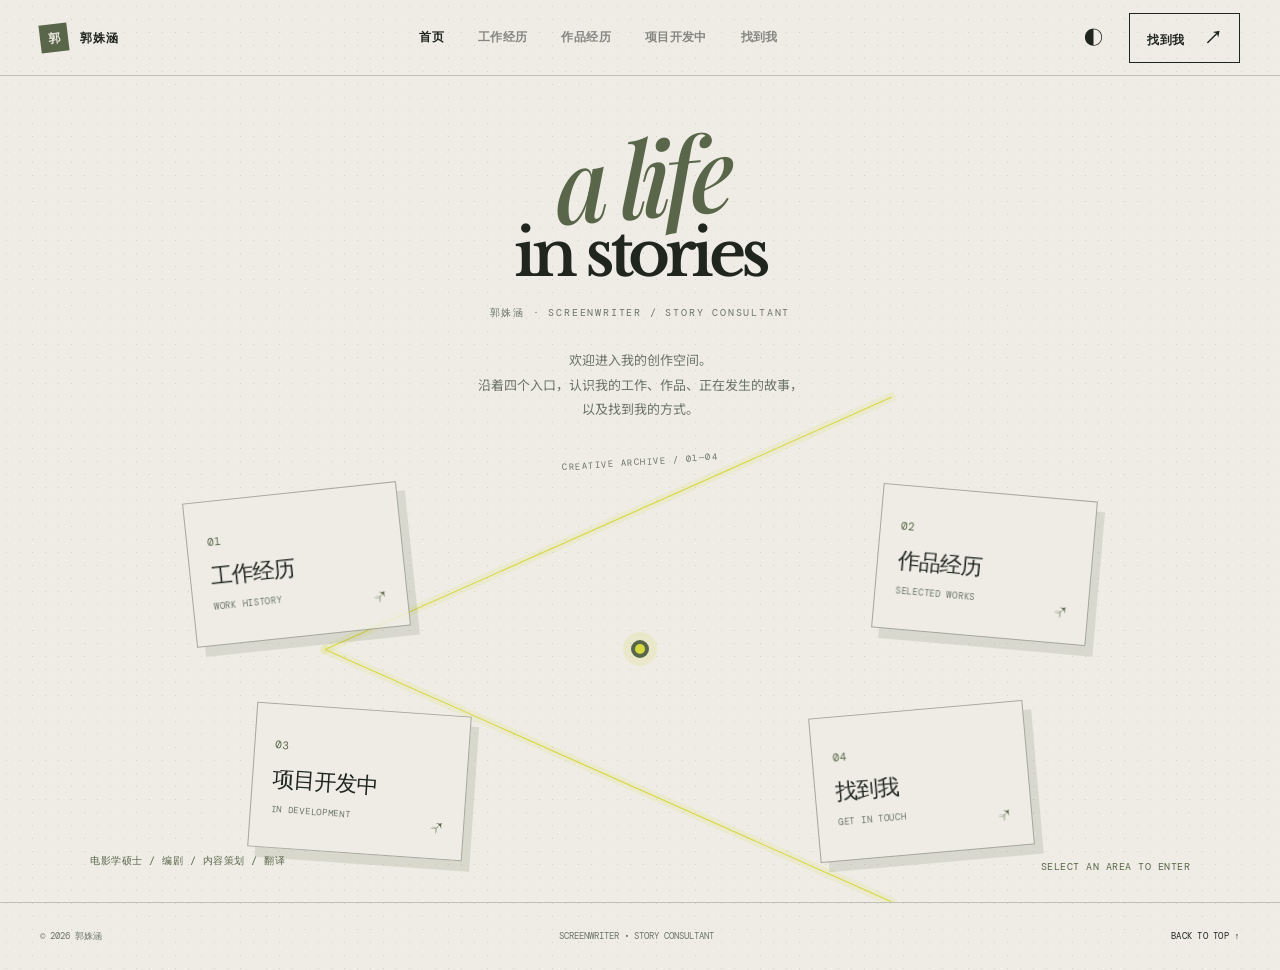
<file: index.html>
<!doctype html>
<html lang="zh-CN">
  <head>
    <meta charset="UTF-8" />
    <meta name="viewport" content="width=device-width, initial-scale=1.0" />
    <meta name="description" content="郭姝涵的影视编剧与策划作品简历" />
    <title>郭姝涵 | 影视编剧</title>
    <link rel="preconnect" href="https://fonts.googleapis.com" />
    <link rel="preconnect" href="https://fonts.gstatic.com" crossorigin />
    <link href="https://fonts.googleapis.com/css2?family=DM+Mono:wght@400;500&family=Manrope:wght@400;500;600;700;800&family=Noto+Sans+SC:wght@400;500;700;900&display=swap" rel="stylesheet" />
    <link rel="stylesheet" href="styles.css" />
    <script src="script.js" defer></script>
      <link href="https://fonts.googleapis.com/css2?family=DM+Mono:wght@400;500&family=Libre+Baskerville:ital,wght@0,400;0,700;1,400&family=Playfair+Display:ital,wght@0,500;0,600;1,500;1,600&display=swap" rel="stylesheet" />
      <style>
        :root {
          --ink: #20251e;
          --paper: #eeece4;
          --muted: #6d7468;
          --line: rgba(32, 37, 30, .22);
          --lime: #d5d83f;
          --red: #d9b4a4;
          --blue: #b5c3a2;
          --collage-green: #59664a;
          --serif: 'Libre Baskerville', Georgia, serif;
        }

        body {
          background-color: var(--paper);
          background-image: radial-gradient(rgba(32, 37, 30, .12) .65px, transparent .65px), radial-gradient(rgba(255, 255, 255, .62) .7px, transparent .7px);
          background-position: 0 0, 7px 8px;
          background-size: 13px 13px, 17px 17px;
          font-family: 'Noto Sans SC', sans-serif;
        }

        .page-shell { overflow: hidden; }
        .site-header { height: 76px; border-bottom: 1px solid var(--line); }
        .brand { font-family: var(--serif); letter-spacing: .08em; }
        .brand span { background: var(--collage-green); color: var(--paper); border-radius: 0; transform: rotate(-7deg); }
        .nav-link, .header-contact, .text-link, .social-links a, .site-footer a { font-family: 'DM Mono', monospace; letter-spacing: .03em; }
        .header-contact { border-radius: 0; border-color: var(--ink); }
        .hero { position: relative; min-height: 790px; padding-top: 84px; padding-bottom: 95px; }
        .hero::before { content: 'A LIFE IN STORIES'; position: absolute; top: 29px; right: 5%; color: var(--collage-green); font: italic 14px 'Playfair Display', serif; transform: rotate(-6deg); }
        .hero-copy { position: relative; z-index: 2; }
        .eyebrow { color: var(--collage-green); font-weight: 500; }
        .status-dot { background: var(--lime); box-shadow: 0 0 0 4px rgba(213, 216, 63, .24); }
        h1, h2 { font-family: var(--serif); letter-spacing: -.06em; }
        h1 { max-width: 680px; font-size: clamp(54px, 7.2vw, 108px); line-height: .95; }
        h1 em, h2 em { color: var(--collage-green); font-family: 'Playfair Display', var(--serif); font-weight: 500; }
        .hero-intro { max-width: 580px; color: #596057; }
        .button-dark { border-radius: 0; background: var(--collage-green); box-shadow: 7px 7px 0 var(--lime); }
        .button-dark:hover { background: var(--ink); }
        .hero-meta { border-top: 1px solid var(--line); padding-top: 14px; }
        .hero-visual { min-height: 540px; position: relative; }
        .portrait-frame { position: absolute; inset: 23px 5% 30px 7%; border: 0; border-radius: 0; transform: rotate(3deg); box-shadow: 14px 18px 0 rgba(89, 102, 74, .28); background: var(--collage-green); padding: 14px; }
        .portrait-frame::before { content: '郭姝涵 / SCREENWRITER'; position: absolute; top: -25px; left: 12px; color: var(--collage-green); font: 11px 'DM Mono', monospace; letter-spacing: .08em; transform: rotate(-4deg); }
        .portrait-frame img { filter: saturate(.55) sepia(.12) contrast(1.05); }
        .portrait-caption { color: var(--lime); font-family: 'Playfair Display', serif; font-style: italic; }
        .orbit { border-color: var(--lime); }
        .floating-note { background: var(--lime); color: var(--ink); border-radius: 0; transform: rotate(-9deg); box-shadow: 5px 6px 0 rgba(32, 37, 30, .18); }
        .marquee-band { background: var(--collage-green); color: var(--paper); border: 0; transform: rotate(-1.2deg) scale(1.03); }
        .marquee-track { letter-spacing: .16em; }
        .content-section { padding-top: 145px; padding-bottom: 145px; }
        .section-heading h2, .contact-section h2 { font-family: var(--serif); letter-spacing: -.06em; }
        .section-heading h2 { color: var(--ink); }
        .section-heading h2 em { color: var(--collage-green); }
        .timeline { border-top: 1px solid var(--line); }
        .timeline-item { border-bottom: 1px solid var(--line); }
        .timeline-item:hover { background: rgba(213, 216, 63, .16); }
        .timeline-year { color: var(--collage-green); font-family: 'DM Mono', monospace; }
        .timeline-item h3 { font-family: var(--serif); }
        .timeline-item h3 span { color: var(--collage-green); font-family: 'DM Mono', monospace; }
        .tag-row span, .filter-button { border-radius: 0; border-color: var(--line); }
        .filter-button.is-active, .filter-button:hover { background: var(--lime); color: var(--ink); border-color: var(--lime); }
        .project-grid { gap: 30px 24px; }
        .project-card { border-radius: 0; background: rgba(255,255,255,.28); border: 1px solid var(--line); box-shadow: 5px 6px 0 rgba(89, 102, 74, .14); }
        .project-card:nth-child(2n) { transform: rotate(-1.1deg); }
        .project-card:nth-child(3n) { transform: rotate(.8deg); }
        .project-card:hover { transform: translateY(-7px) rotate(0); box-shadow: 8px 11px 0 rgba(89, 102, 74, .22); }
        .project-image { border-radius: 0; filter: saturate(.72); }
        .project-image.poster-image { position: relative; overflow: hidden; background: #8ec8dd; }
        .project-image.poster-image img { display: block; width: 100%; height: 100%; object-fit: cover; filter: saturate(.9) contrast(1.02); }
        .project-image.poster-image > span { z-index: 1; color: #173d54; text-shadow: 0 1px 2px rgba(255,255,255,.45); }
        .image-green { background: #798468; }
        .image-red { background: #bd806e; }
        .image-blue { background: #869a91; }
        .mock-window, .type-poster, .phone-mock { border-radius: 0; }
        .mock-window strong, .type-poster, .phone-mock strong { font-family: var(--serif); }
        .project-info h3 { font-family: var(--serif); }
        .arrow-button { border-radius: 0; }
        .contact-section { background: var(--lime); background-image: radial-gradient(rgba(32, 37, 30, .12) .7px, transparent .7px); background-size: 12px 12px; }
        .contact-section h2 { color: var(--ink); }
        .contact-section h2 em { color: var(--collage-green); }
        .contact-email { border-bottom: 2px solid var(--collage-green); }
        .contact-email a { color: inherit; text-decoration: none; }
        .contact-stamp { color: var(--collage-green); font-family: 'Playfair Display', serif; }
        .site-footer { border-top: 1px solid var(--line); }

        .space-home { position: relative; min-height: 790px; max-width: 1440px; margin: 0 auto; padding: 58px 40px 24px; overflow: hidden; }
        .space-intro { position: relative; z-index: 4; max-width: 330px; margin: 28px auto 0; color: var(--muted); text-align: center; font: 13px/1.9 'Noto Sans SC', sans-serif; }
        .space-map { position: relative; max-width: 1050px; height: 420px; margin: 12px auto 0; }
        .space-map::before { content: 'CREATIVE ARCHIVE / 01—04'; position: absolute; top: 22px; left: 50%; color: var(--muted); font: 9px 'DM Mono', monospace; letter-spacing: .17em; transform: translateX(-50%) rotate(-4deg); }
        .space-node { position: absolute; z-index: 3; display: flex; flex-direction: column; justify-content: center; width: 215px; height: 145px; padding: 20px; color: var(--ink); text-decoration: none; background: rgba(238,236,228,.84); border: 1px solid rgba(32,37,30,.35); box-shadow: 8px 10px 0 rgba(89,102,74,.14); transition: transform .35s var(--ease), box-shadow .35s var(--ease), background .35s ease; }
        .space-node:hover { z-index: 5; background: var(--lime); box-shadow: 12px 15px 0 rgba(32,37,30,.18); transform: translateY(-9px) rotate(0deg) !important; }
        .space-node .node-number { color: var(--collage-green); font: 11px 'DM Mono', monospace; }
        .space-node b { margin-top: 13px; font: 22px var(--serif); letter-spacing: -.05em; }
        .space-node small { margin-top: 9px; color: var(--muted); font: 9px 'DM Mono', monospace; letter-spacing: .08em; }
        .space-node i { position: absolute; right: 20px; bottom: 20px; color: var(--collage-green); font: 20px 'Playfair Display', serif; font-style: normal; }
        .node-work { left: 7%; top: 58px; transform: rotate(-6deg); }
        .node-works { right: 7%; top: 58px; transform: rotate(5deg); }
        .node-development { left: 13%; bottom: 0; transform: rotate(4deg); }
        .node-contact { right: 13%; bottom: 0; transform: rotate(-5deg); }
        .map-thread { position: absolute; z-index: 1; height: 1px; background: var(--lime); transform-origin: left center; box-shadow: 0 0 0 4px rgba(213,216,63,.13); }
        .thread-one { width: 620px; left: 20%; top: 215px; transform: rotate(24deg); }
        .thread-two { width: 620px; left: 20%; top: 215px; transform: rotate(-24deg); }
        .map-dot { position: absolute; z-index: 2; top: 206px; left: calc(50% - 9px); width: 18px; height: 18px; background: var(--lime); border: 4px solid var(--collage-green); border-radius: 50%; box-shadow: 0 0 0 8px rgba(213,216,63,.15); }
        .space-home .portfolio-bottom { position: relative; z-index: 4; }
        .space-home + .marquee-band { margin-top: 0; }
        .content-section { min-height: 860px; scroll-margin-top: 76px; }
        .experience-section, .projects-section, .development-section { position: relative; }
        .experience-section::before, .projects-section::before, .development-section::before { content: '← BACK TO MAP'; position: absolute; top: 58px; right: max(40px, calc((100vw - 1200px) / 2)); color: var(--collage-green); font: 9px 'DM Mono', monospace; letter-spacing: .1em; }
        .experience-section::after, .projects-section::after, .development-section::after { content: ''; position: absolute; top: 72px; right: max(40px, calc((100vw - 1200px) / 2)); width: 55px; border-top: 1px solid var(--collage-green); transform: translateY(8px); }
        .development-section { background: rgba(181,195,162,.16); }
        .development-grid { display: grid; grid-template-columns: repeat(3, 1fr); gap: 22px; margin-top: 75px; }
        .development-card { position: relative; min-height: 220px; padding: 25px; border: 1px solid var(--line); background: rgba(238,236,228,.62); box-shadow: 6px 7px 0 rgba(89,102,74,.14); transition: transform .3s var(--ease), background .3s ease; }
        .development-card:nth-child(2n) { transform: rotate(1deg); }
        .development-card:nth-child(3n) { transform: rotate(-1deg); }
        .development-card:hover { background: var(--lime); transform: translateY(-7px) rotate(0); }
        .development-card > span, .development-card > b { color: var(--collage-green); font: 9px 'DM Mono', monospace; letter-spacing: .1em; }
        .development-card h3 { margin: 39px 0 12px; font: 25px var(--serif); letter-spacing: -.06em; }
        .development-card p { min-height: 40px; color: var(--muted); font-size: 13px; line-height: 1.7; }
        .development-card > b { position: absolute; left: 25px; bottom: 23px; }

        .portfolio-hero { position: relative; min-height: 930px; max-width: 1440px; margin: 0 auto; padding: 70px 40px 36px; overflow: hidden; }
        .portfolio-title { position: relative; z-index: 4; text-align: center; color: var(--collage-green); }
        .portfolio-title .script-word { display: block; font: italic 500 clamp(48px, 8vw, 104px)/.82 'Playfair Display', serif; letter-spacing: -.08em; transform: rotate(-5deg); }
        .portfolio-title strong { display: block; margin-top: 4px; color: var(--ink); font: 600 clamp(34px, 5vw, 70px)/1 var(--serif); letter-spacing: -.08em; }
        .portfolio-title small { display: block; margin-top: 20px; color: var(--muted); font: 10px 'DM Mono', monospace; letter-spacing: .18em; }
        .portfolio-stage { position: relative; max-width: 1050px; height: 650px; margin: 42px auto 0; }
        .stage-image { position: absolute; left: 16%; right: 16%; top: 105px; bottom: 20px; overflow: hidden; box-shadow: 0 15px 0 rgba(89, 102, 74, .18); transform: rotate(-1deg); }
        .stage-image::after { content: ''; position: absolute; inset: 0; background: linear-gradient(180deg, rgba(32,37,30,.03), rgba(32,37,30,.28)); mix-blend-mode: multiply; }
        .stage-image img { width: 100%; height: 100%; object-fit: cover; filter: saturate(.58) sepia(.12); }
        .stage-name { position: absolute; z-index: 1; right: 25px; bottom: 18px; color: var(--lime); font: italic 16px/1.05 'Playfair Display', serif; letter-spacing: .12em; text-align: right; }
        .film-card { position: absolute; z-index: 3; width: 180px; padding: 7px 7px 10px; background: var(--paper); box-shadow: 4px 7px 0 rgba(32,37,30,.2); color: var(--ink); }
        .film-card img { display: block; width: 100%; height: 105px; object-fit: cover; filter: saturate(.58) contrast(1.05); }
        .film-card b { display: inline-block; margin: 9px 3px 0; font: 13px var(--serif); }
        .film-card span { float: right; margin: 9px 3px 0; color: var(--collage-green); font: 11px 'DM Mono', monospace; }
        .card-one { left: 2%; top: 195px; transform: rotate(-7deg); }
        .card-two { right: 2%; top: 190px; transform: rotate(6deg); }
        .card-three { left: 7%; bottom: 6px; transform: rotate(4deg); }
        .card-four { right: 7%; bottom: 0; transform: rotate(-5deg); }
        .hero-thread { position: absolute; z-index: 2; left: 49%; top: 300px; width: 2px; height: 330px; background: var(--lime); transform: rotate(38deg); transform-origin: top; box-shadow: 0 0 0 5px rgba(213,216,63,.15); }
        .hero-thread::before, .hero-thread::after { content: ''; position: absolute; width: 13px; height: 13px; border-radius: 50%; background: var(--lime); }
        .hero-thread::before { top: -6px; left: -5px; }
        .hero-thread::after { bottom: -6px; left: -5px; }
        .hero-orbit { position: absolute; z-index: 1; border: 1px solid rgba(213,216,63,.82); border-radius: 50%; pointer-events: none; }
        .orbit-a { width: 500px; height: 210px; left: 27%; top: 265px; transform: rotate(32deg); }
        .orbit-b { width: 700px; height: 350px; left: 15%; top: 220px; transform: rotate(-21deg); border-style: dashed; opacity: .5; }
        .portfolio-bottom { display: flex; align-items: center; justify-content: space-between; max-width: 1100px; margin: 0 auto; color: var(--collage-green); font: 10px 'DM Mono', monospace; letter-spacing: .05em; }
        .portfolio-bottom a { padding: 11px 17px; border: 1px solid var(--collage-green); color: var(--collage-green); text-decoration: none; }
        .portfolio-bottom a span { margin-left: 20px; font-size: 16px; }

        @media (max-width: 760px) {
          .space-home { min-height: 900px; padding: 52px 20px 28px; }
          .space-intro { font-size: 12px; }
          .space-map { height: 590px; margin-top: 25px; }
          .space-node { width: 155px; height: 155px; padding: 16px; }
          .space-node b { margin-top: 10px; font-size: 18px; }
          .space-node small { font-size: 7px; }
          .space-node i { right: 14px; bottom: 14px; }
          .node-work { left: 0; top: 95px; }
          .node-works { right: 0; top: 95px; }
          .node-development { left: 0; bottom: 35px; }
          .node-contact { right: 0; bottom: 35px; }
          .thread-one { width: 370px; left: 13%; top: 300px; transform: rotate(39deg); }
          .thread-two { width: 370px; left: 13%; top: 300px; transform: rotate(-39deg); }
          .map-dot { top: 291px; }
          .space-home .portfolio-bottom { font-size: 8px; }
          .space-home .portfolio-bottom span { display: none; }
          .experience-section::before, .projects-section::before, .development-section::before { top: 31px; right: 20px; }
          .experience-section::after, .projects-section::after, .development-section::after { top: 45px; right: 20px; }
          .development-grid { grid-template-columns: 1fr; margin-top: 45px; }
          .development-card:nth-child(2n), .development-card:nth-child(3n) { transform: none; }
          .portfolio-hero { min-height: 850px; padding: 48px 20px 28px; }
          .portfolio-title .script-word { font-size: 52px; }
          .portfolio-title strong { font-size: 40px; }
          .portfolio-title small { font-size: 8px; letter-spacing: .08em; }
          .portfolio-stage { height: 580px; margin-top: 28px; }
          .stage-image { left: 7%; right: 7%; top: 110px; bottom: 90px; }
          .film-card { width: 128px; padding: 5px 5px 7px; }
          .film-card img { height: 76px; }
          .film-card b { margin-top: 6px; font-size: 10px; }
          .film-card span { margin-top: 6px; font-size: 9px; }
          .card-one { left: 0; top: 145px; }
          .card-two { right: 0; top: 145px; }
          .card-three { left: 2%; bottom: 8px; }
          .card-four { right: 2%; bottom: 3px; }
          .hero-thread { top: 290px; height: 270px; }
          .orbit-a { width: 300px; height: 130px; left: 14%; top: 280px; }
          .orbit-b { width: 390px; height: 230px; left: 0; top: 240px; }
          .portfolio-bottom { font-size: 8px; gap: 10px; }
          .portfolio-bottom p:last-child { display: none; }
          .hero { padding-top: 62px; min-height: auto; }
          .hero::before { top: 18px; right: 20px; }
          h1 { font-size: 54px; }
          .hero-visual { min-height: 430px; }
          .portrait-frame { inset: 25px 8% 22px 8%; }
          .content-section { padding-top: 100px; padding-bottom: 100px; }
          .project-card:nth-child(2n), .project-card:nth-child(3n) { transform: none; }
          .project-card:hover { transform: translateY(-4px); }
        }
      </style>
  </head>
  <body>
    <div class="page-shell">
      <header class="site-header">
        <a class="brand" href="#home" aria-label="返回首页"><span>郭</span> 郭姝涵</a>
        <nav class="main-nav" aria-label="履历空间导航">
          <a class="nav-link is-active" href="#home">首页</a>
          <a class="nav-link" href="experience.html">工作经历</a>
          <a class="nav-link" href="works.html">作品经历</a>
          <a class="nav-link" href="development.html">项目开发中</a>
          <a class="nav-link" href="contact.html">找到我</a>
        </nav>
        <div class="header-actions">
          <button class="icon-button theme-toggle" type="button" aria-label="切换主题" title="切换主题">◐</button>
          <a class="header-contact" href="contact.html">找到我 <span>↗</span></a>
          <button class="menu-toggle" type="button" aria-label="打开菜单" aria-expanded="false">☰</button>
        </div>
      </header>

      <main id="top">
        <section class="space-home" id="home">
          <div class="portfolio-title reveal"><span class="script-word">a life</span><strong>in stories</strong><small>郭姝涵 · SCREENWRITER / STORY CONSULTANT</small></div>
          <p class="space-intro reveal">欢迎进入我的创作空间。<br />沿着四个入口，认识我的工作、作品、正在发生的故事，以及找到我的方式。</p>
          <div class="space-map reveal reveal-delay">
            <a class="space-node node-work" href="experience.html"><span class="node-number">01</span><b>工作经历</b><small>WORK HISTORY</small><i>↗</i></a>
            <a class="space-node node-works" href="works.html"><span class="node-number">02</span><b>作品经历</b><small>SELECTED WORKS</small><i>↗</i></a>
            <a class="space-node node-development" href="development.html"><span class="node-number">03</span><b>项目开发中</b><small>IN DEVELOPMENT</small><i>↗</i></a>
            <a class="space-node node-contact" href="contact.html"><span class="node-number">04</span><b>找到我</b><small>GET IN TOUCH</small><i>↗</i></a>
            <div class="map-thread thread-one"></div><div class="map-thread thread-two"></div><div class="map-dot"></div>
          </div>
          <div class="portfolio-bottom reveal"><p>电影学硕士 / 编剧 / 内容策划 / 翻译</p><span>SELECT AN AREA TO ENTER</span></div>
        </section>

      </main>
      <footer class="site-footer"><span>© 2026 郭姝涵</span><span>SCREENWRITER <b>·</b> STORY CONSULTANT</span><a href="#top">BACK TO TOP ↑</a></footer>
    </div>
    <div class="toast" role="status" aria-live="polite">邮箱已复制</div>
  </body>
</html>
</file>
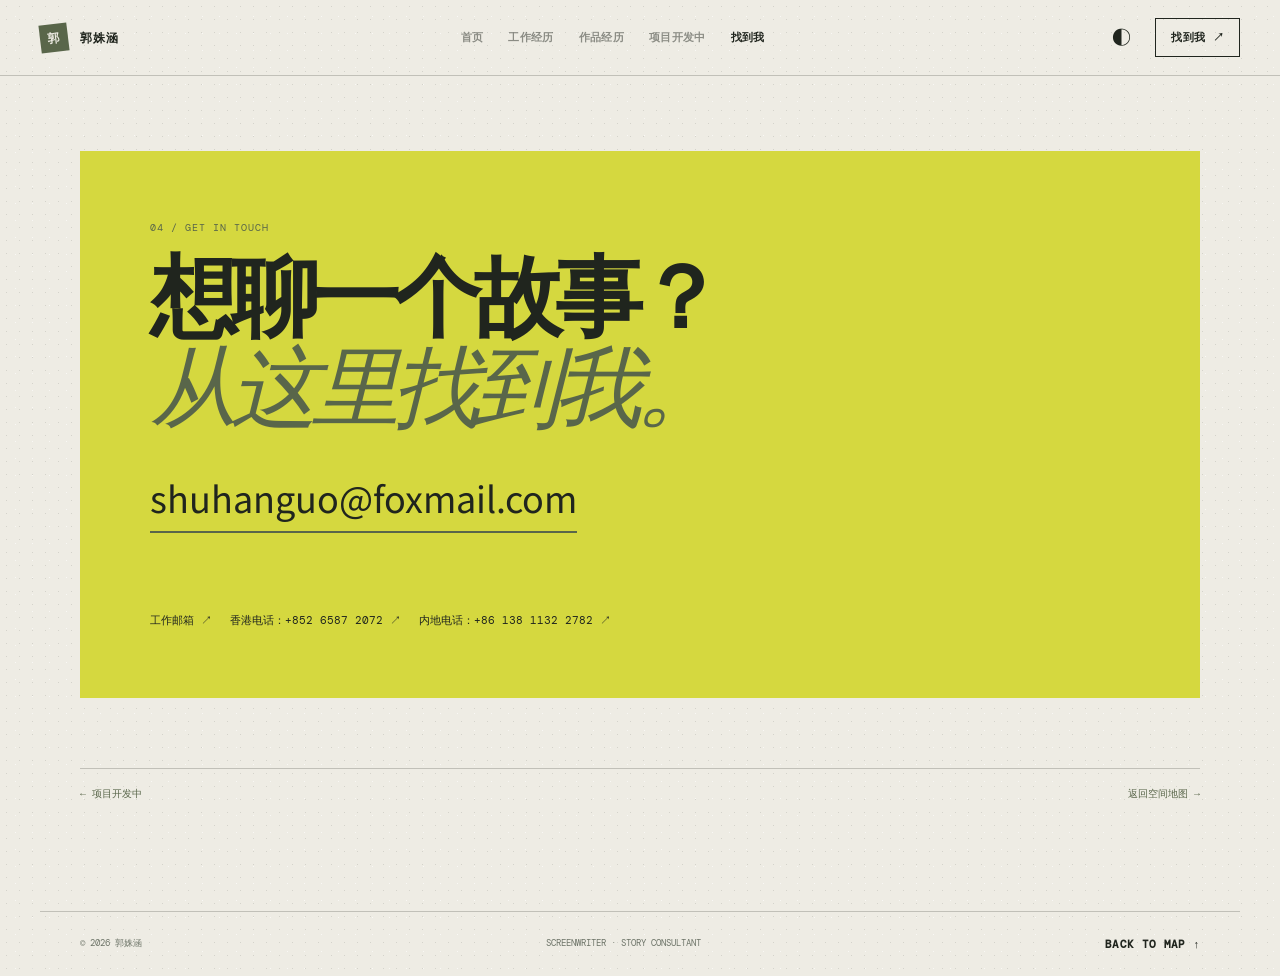
<file: contact.html>
<!doctype html>
<html lang="zh-CN">
<head><meta charset="UTF-8" /><meta name="viewport" content="width=device-width, initial-scale=1.0" /><title>找到我 | 郭姝涵</title><link rel="preconnect" href="https://fonts.googleapis.com" /><link rel="preconnect" href="https://fonts.gstatic.com" crossorigin /><link href="https://fonts.googleapis.com/css2?family=DM+Mono:wght@400;500&family=Libre+Baskerville:ital,wght@0,400;0,700;1,400&family=Noto+Sans+SC:wght@400;500;700&family=Playfair+Display:ital,wght@0,500;1,500&display=swap" rel="stylesheet" /><link rel="stylesheet" href="subpage.css" /><script src="script.js" defer></script></head>
<body class="detail-page"><div class="page-shell"><header class="site-header"><a class="brand" href="index.html"><span>郭</span> 郭姝涵</a><nav class="main-nav" aria-label="履历空间导航"><a class="nav-link" href="index.html">首页</a><a class="nav-link" href="experience.html">工作经历</a><a class="nav-link" href="works.html">作品经历</a><a class="nav-link" href="development.html">项目开发中</a><a class="nav-link is-active" href="contact.html">找到我</a></nav><div class="header-actions"><button class="icon-button theme-toggle" type="button" aria-label="切换主题">◐</button><a class="header-contact" href="contact.html">找到我 ↗</a><button class="menu-toggle" type="button" aria-label="打开菜单" aria-expanded="false">☰</button></div></header>
<main class="detail-main"><section class="contact-panel"><p class="eyebrow">04 / GET IN TOUCH</p><h1>想聊一个故事？<br /><em>从这里找到我。</em></h1><a class="contact-email" href="mailto:shuhanguo@foxmail.com">shuhanguo@foxmail.com</a><div class="contact-links"><a href="mailto:shuhanguo@foxmail.com">工作邮箱 ↗</a><a href="tel:+85265872072">香港电话：+852 6587 2072 ↗</a><a href="tel:+8613811322782">内地电话：+86 138 1132 2782 ↗</a></div></section><div class="page-switcher"><a href="development.html">← 项目开发中</a><a href="index.html">返回空间地图 →</a></div></main><footer class="site-footer"><span>© 2026 郭姝涵</span><span>SCREENWRITER · STORY CONSULTANT</span><a href="index.html">BACK TO MAP ↑</a></footer></div></body></html>
</file>
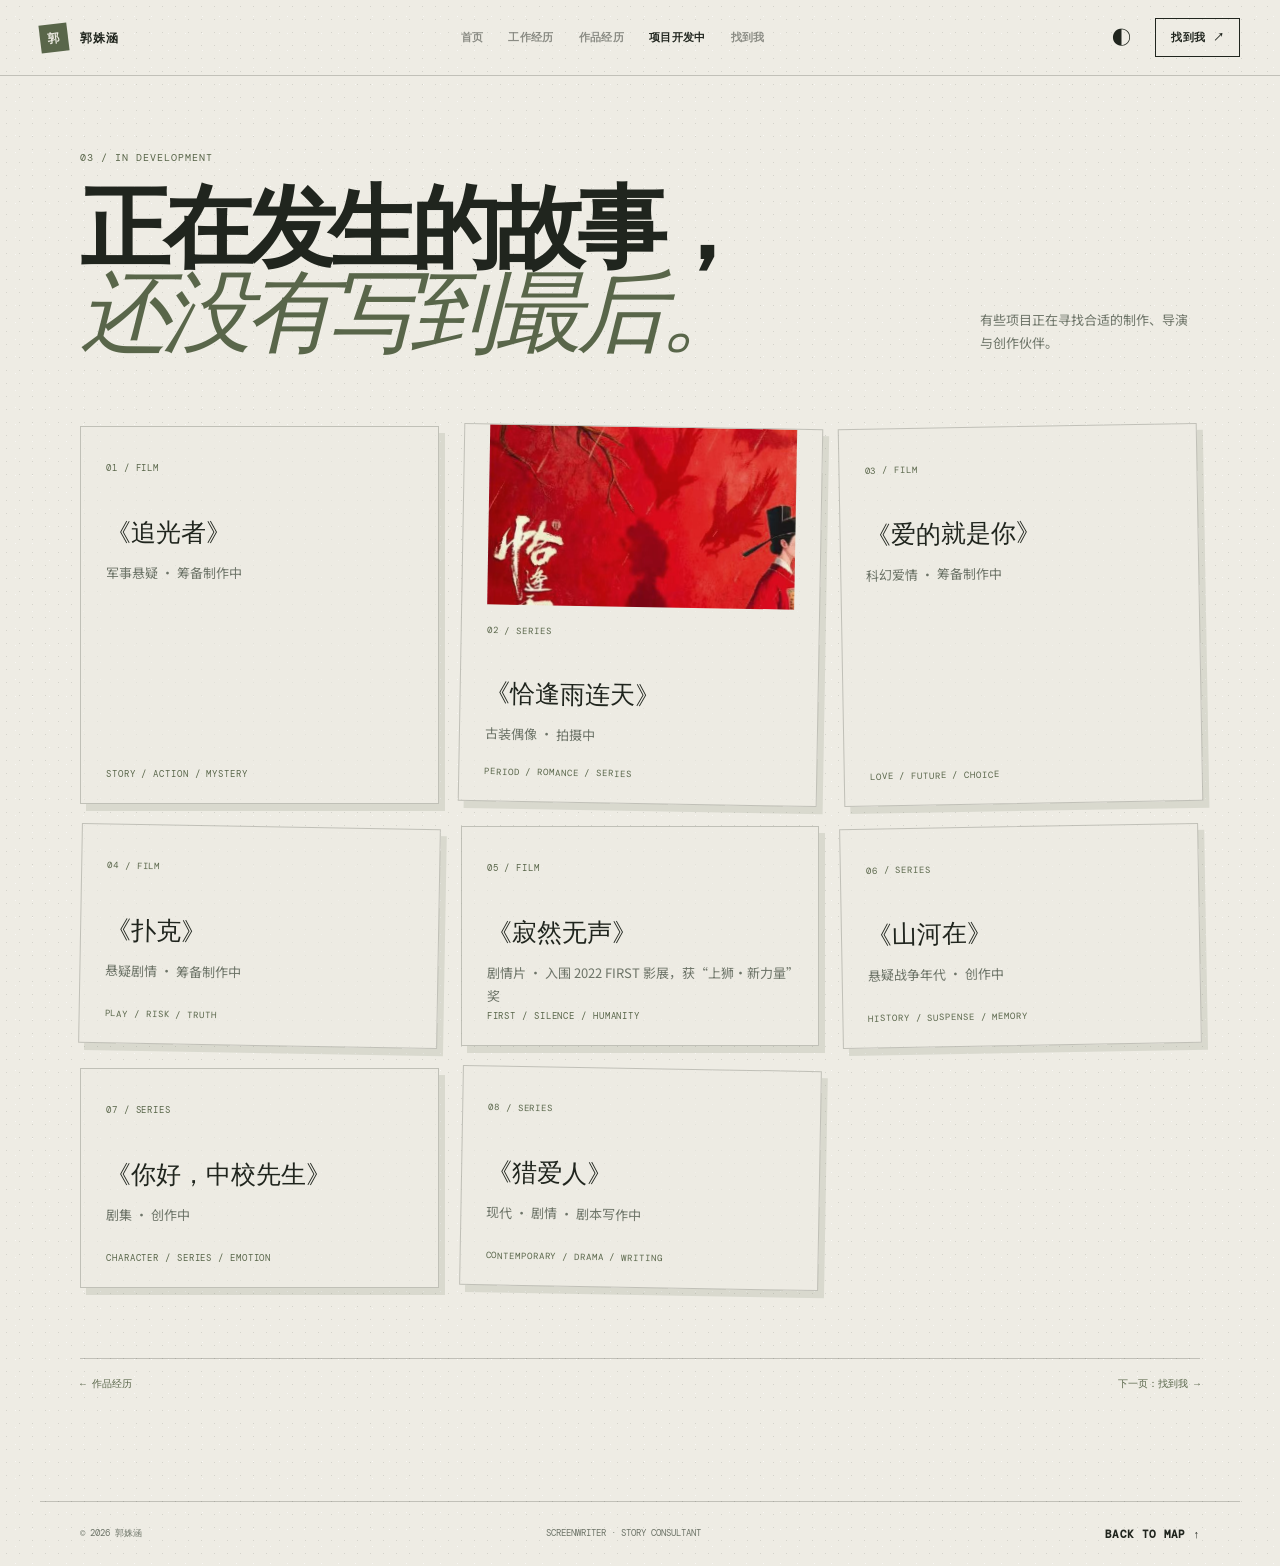
<file: development.html>
<!doctype html>
<html lang="zh-CN">
<head>
  <meta charset="UTF-8" />
  <meta name="viewport" content="width=device-width, initial-scale=1.0" />
  <title>项目开发中 | 郭姝涵</title>
  <link rel="preconnect" href="https://fonts.googleapis.com" />
  <link rel="preconnect" href="https://fonts.gstatic.com" crossorigin />
  <link href="https://fonts.googleapis.com/css2?family=DM+Mono:wght@400;500&family=Libre+Baskerville:ital,wght@0,400;0,700;1,400&family=Noto+Sans+SC:wght@400;500;700&display=swap" rel="stylesheet" />
  <link rel="stylesheet" href="subpage.css" />
  <style>.development-card-image{padding-top:0;overflow:hidden}.development-card-image img{display:block;width:100%;height:180px;object-fit:cover;filter:saturate(.82)}.development-card-image>span{display:block;margin-top:20px}</style>
  <script src="script.js" defer></script>
</head>
<body class="detail-page">
  <div class="page-shell">
    <header class="site-header"><a class="brand" href="index.html"><span>郭</span> 郭姝涵</a><nav class="main-nav" aria-label="履历空间导航"><a class="nav-link" href="index.html">首页</a><a class="nav-link" href="experience.html">工作经历</a><a class="nav-link" href="works.html">作品经历</a><a class="nav-link is-active" href="development.html">项目开发中</a><a class="nav-link" href="contact.html">找到我</a></nav><div class="header-actions"><button class="icon-button theme-toggle" type="button" aria-label="切换主题">◐</button><a class="header-contact" href="contact.html">找到我 ↗</a><button class="menu-toggle" type="button" aria-label="打开菜单" aria-expanded="false">☰</button></div></header>
    <main class="detail-main">
      <div class="detail-heading"><div><p class="eyebrow">03 / IN DEVELOPMENT</p><h1>正在发生的故事，<br /><em>还没有写到最后。</em></h1></div><p class="detail-note">有些项目正在寻找合适的制作、导演与创作伙伴。</p></div>
      <section class="development-grid">
        <article class="development-card"><span>01 / FILM</span><h2>《追光者》</h2><p>军事悬疑 · 筹备制作中</p><b>STORY / ACTION / MYSTERY</b></article>
        <article class="development-card development-card-image"><img src="989b257615e028baea2285926d477827.jpg" alt="《恰逢雨连天》海报" /><span>02 / SERIES</span><h2>《恰逢雨连天》</h2><p>古装偶像 · 拍摄中</p><b>PERIOD / ROMANCE / SERIES</b></article>
        <article class="development-card"><span>03 / FILM</span><h2>《爱的就是你》</h2><p>科幻爱情 · 筹备制作中</p><b>LOVE / FUTURE / CHOICE</b></article>
        <article class="development-card"><span>04 / FILM</span><h2>《扑克》</h2><p>悬疑剧情 · 筹备制作中</p><b>PLAY / RISK / TRUTH</b></article>
        <article class="development-card"><span>05 / FILM</span><h2>《寂然无声》</h2><p>剧情片 · 入围 2022 FIRST 影展，获“上狮·新力量”奖</p><b>FIRST / SILENCE / HUMANITY</b></article>
        <article class="development-card"><span>06 / SERIES</span><h2>《山河在》</h2><p>悬疑战争年代 · 创作中</p><b>HISTORY / SUSPENSE / MEMORY</b></article>
        <article class="development-card"><span>07 / SERIES</span><h2>《你好，中校先生》</h2><p>剧集 · 创作中</p><b>CHARACTER / SERIES / EMOTION</b></article>
        <article class="development-card"><span>08 / SERIES</span><h2>《猎爱人》</h2><p>现代 · 剧情 · 剧本写作中</p><b>CONTEMPORARY / DRAMA / WRITING</b></article>
      </section>
      <div class="page-switcher"><a href="works.html">← 作品经历</a><a href="contact.html">下一页：找到我 →</a></div>
    </main>
    <footer class="site-footer"><span>© 2026 郭姝涵</span><span>SCREENWRITER · STORY CONSULTANT</span><a href="index.html">BACK TO MAP ↑</a></footer>
  </div>
</body>
</html>
</file>
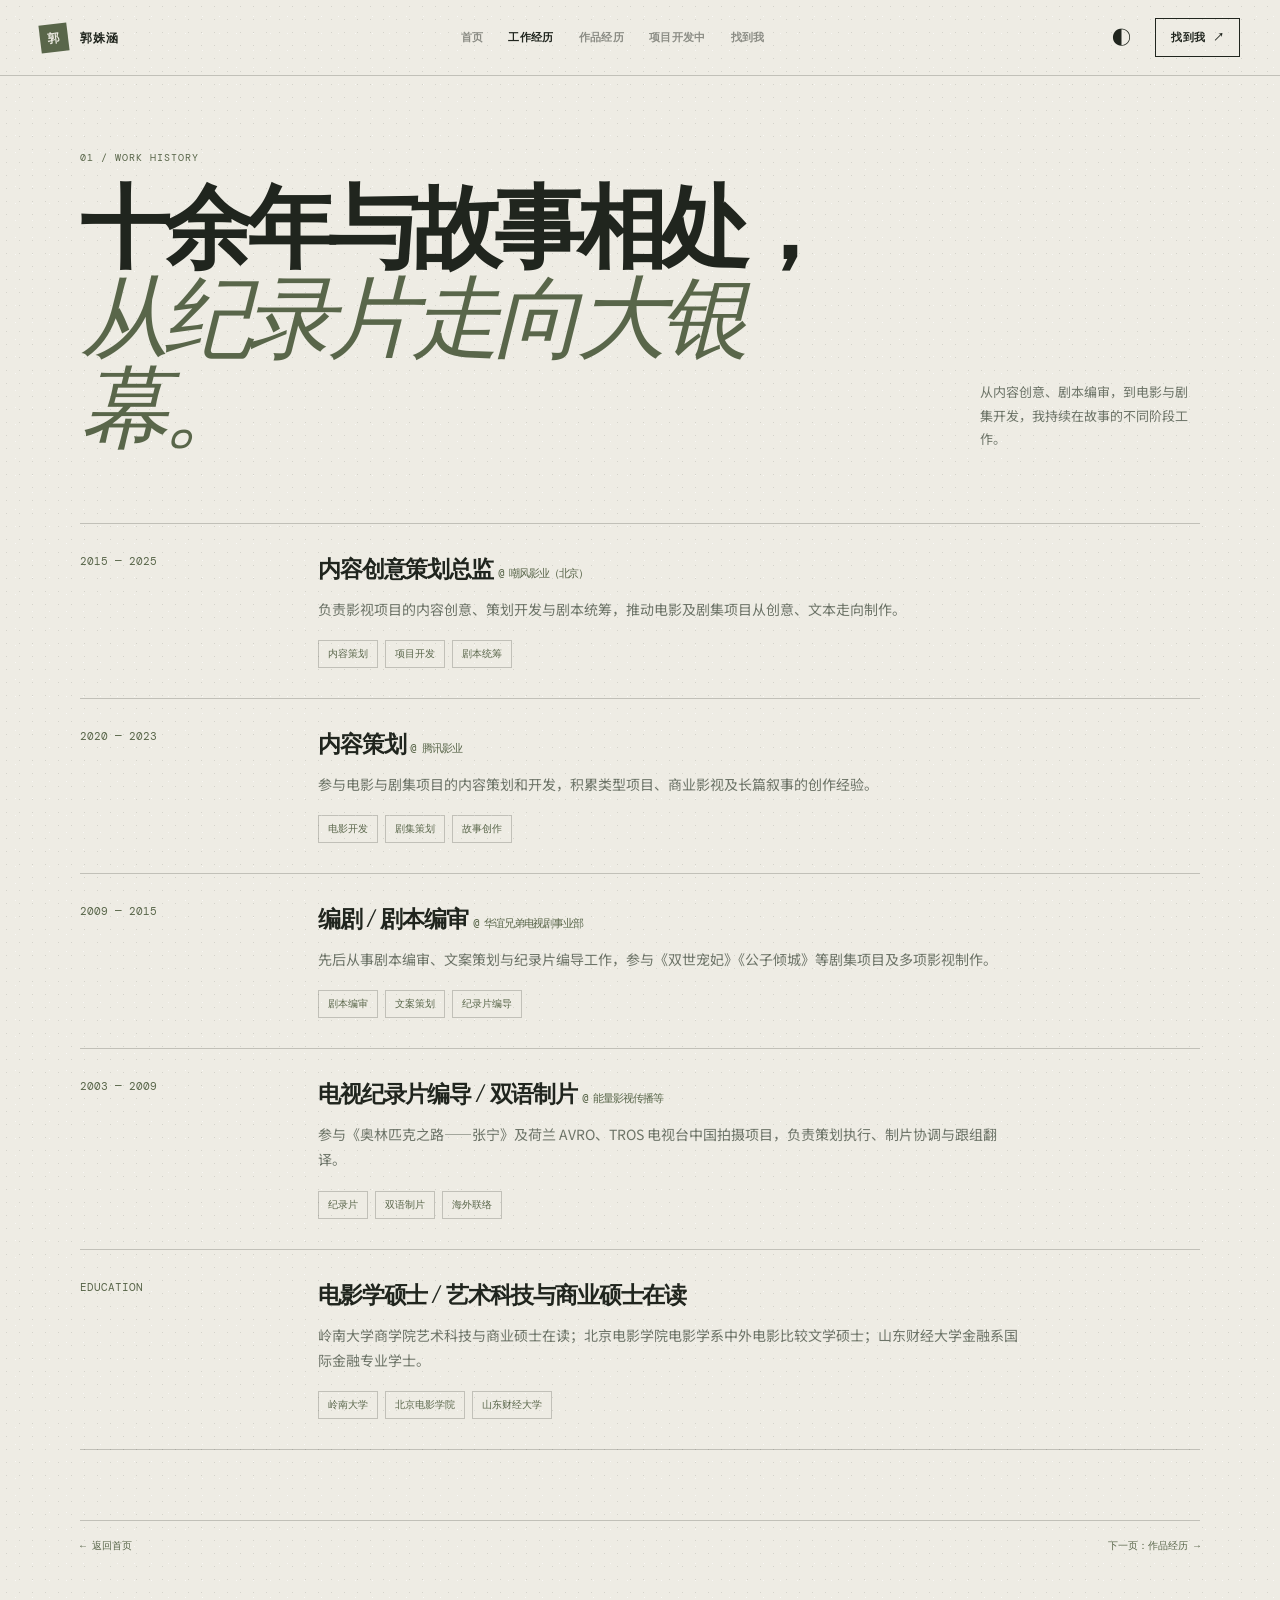
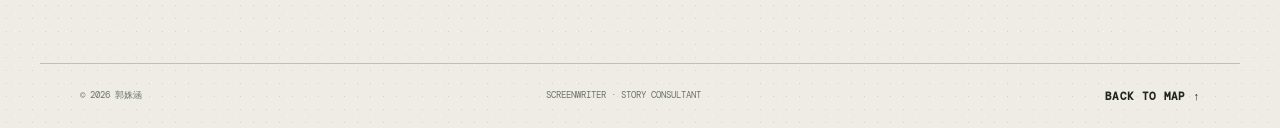
<file: experience.html>
<!doctype html>
<html lang="zh-CN">
<head>
  <meta charset="UTF-8" />
  <meta name="viewport" content="width=device-width, initial-scale=1.0" />
  <title>工作经历 | 郭姝涵</title>
  <link rel="preconnect" href="https://fonts.googleapis.com" />
  <link rel="preconnect" href="https://fonts.gstatic.com" crossorigin />
  <link href="https://fonts.googleapis.com/css2?family=DM+Mono:wght@400;500&family=Libre+Baskerville:ital,wght@0,400;0,700;1,400&family=Noto+Sans+SC:wght@400;500;700&family=Playfair+Display:ital,wght@0,500;1,500&display=swap" rel="stylesheet" />
  <link rel="stylesheet" href="subpage.css" />
  <script src="script.js" defer></script>
</head>
<body class="detail-page">
<div class="page-shell">
<header class="site-header"><a class="brand" href="index.html"><span>郭</span> 郭姝涵</a><nav class="main-nav" aria-label="履历空间导航"><a class="nav-link" href="index.html">首页</a><a class="nav-link is-active" href="experience.html">工作经历</a><a class="nav-link" href="works.html">作品经历</a><a class="nav-link" href="development.html">项目开发中</a><a class="nav-link" href="contact.html">找到我</a></nav><div class="header-actions"><button class="icon-button theme-toggle" type="button" aria-label="切换主题">◐</button><a class="header-contact" href="contact.html">找到我 ↗</a><button class="menu-toggle" type="button" aria-label="打开菜单" aria-expanded="false">☰</button></div></header>
<main class="detail-main"><div class="detail-heading"><div><p class="eyebrow">01 / WORK HISTORY</p><h1>十余年与故事相处，<br /><em>从纪录片走向大银幕。</em></h1></div><p class="detail-note">从内容创意、剧本编审，到电影与剧集开发，我持续在故事的不同阶段工作。</p></div>
<section class="timeline"><article class="timeline-item"><div class="timeline-year">2015 — 2025</div><div><h2>内容创意策划总监 <span>@ 嘲风影业（北京）</span></h2><p>负责影视项目的内容创意、策划开发与剧本统筹，推动电影及剧集项目从创意、文本走向制作。</p><div class="tag-row"><span>内容策划</span><span>项目开发</span><span>剧本统筹</span></div></div></article><article class="timeline-item"><div class="timeline-year">2020 — 2023</div><div><h2>内容策划 <span>@ 腾讯影业</span></h2><p>参与电影与剧集项目的内容策划和开发，积累类型项目、商业影视及长篇叙事的创作经验。</p><div class="tag-row"><span>电影开发</span><span>剧集策划</span><span>故事创作</span></div></div></article><article class="timeline-item"><div class="timeline-year">2009 — 2015</div><div><h2>编剧 / 剧本编审 <span>@ 华谊兄弟电视剧事业部</span></h2><p>先后从事剧本编审、文案策划与纪录片编导工作，参与《双世宠妃》《公子倾城》等剧集项目及多项影视制作。</p><div class="tag-row"><span>剧本编审</span><span>文案策划</span><span>纪录片编导</span></div></div></article><article class="timeline-item"><div class="timeline-year">2003 — 2009</div><div><h2>电视纪录片编导 / 双语制片 <span>@ 能量影视传播等</span></h2><p>参与《奥林匹克之路——张宁》及荷兰 AVRO、TROS 电视台中国拍摄项目，负责策划执行、制片协调与跟组翻译。</p><div class="tag-row"><span>纪录片</span><span>双语制片</span><span>海外联络</span></div></div></article><article class="timeline-item"><div class="timeline-year">EDUCATION</div><div><h2>电影学硕士 / 艺术科技与商业硕士在读</h2><p>岭南大学商学院艺术科技与商业硕士在读；北京电影学院电影学系中外电影比较文学硕士；山东财经大学金融系国际金融专业学士。</p><div class="tag-row"><span>岭南大学</span><span>北京电影学院</span><span>山东财经大学</span></div></div></article></section>
<div class="page-switcher"><a href="index.html">← 返回首页</a><a href="works.html">下一页：作品经历 →</a></div></main>
<footer class="site-footer"><span>© 2026 郭姝涵</span><span>SCREENWRITER · STORY CONSULTANT</span><a href="index.html">BACK TO MAP ↑</a></footer></div>
</body></html>
</file>
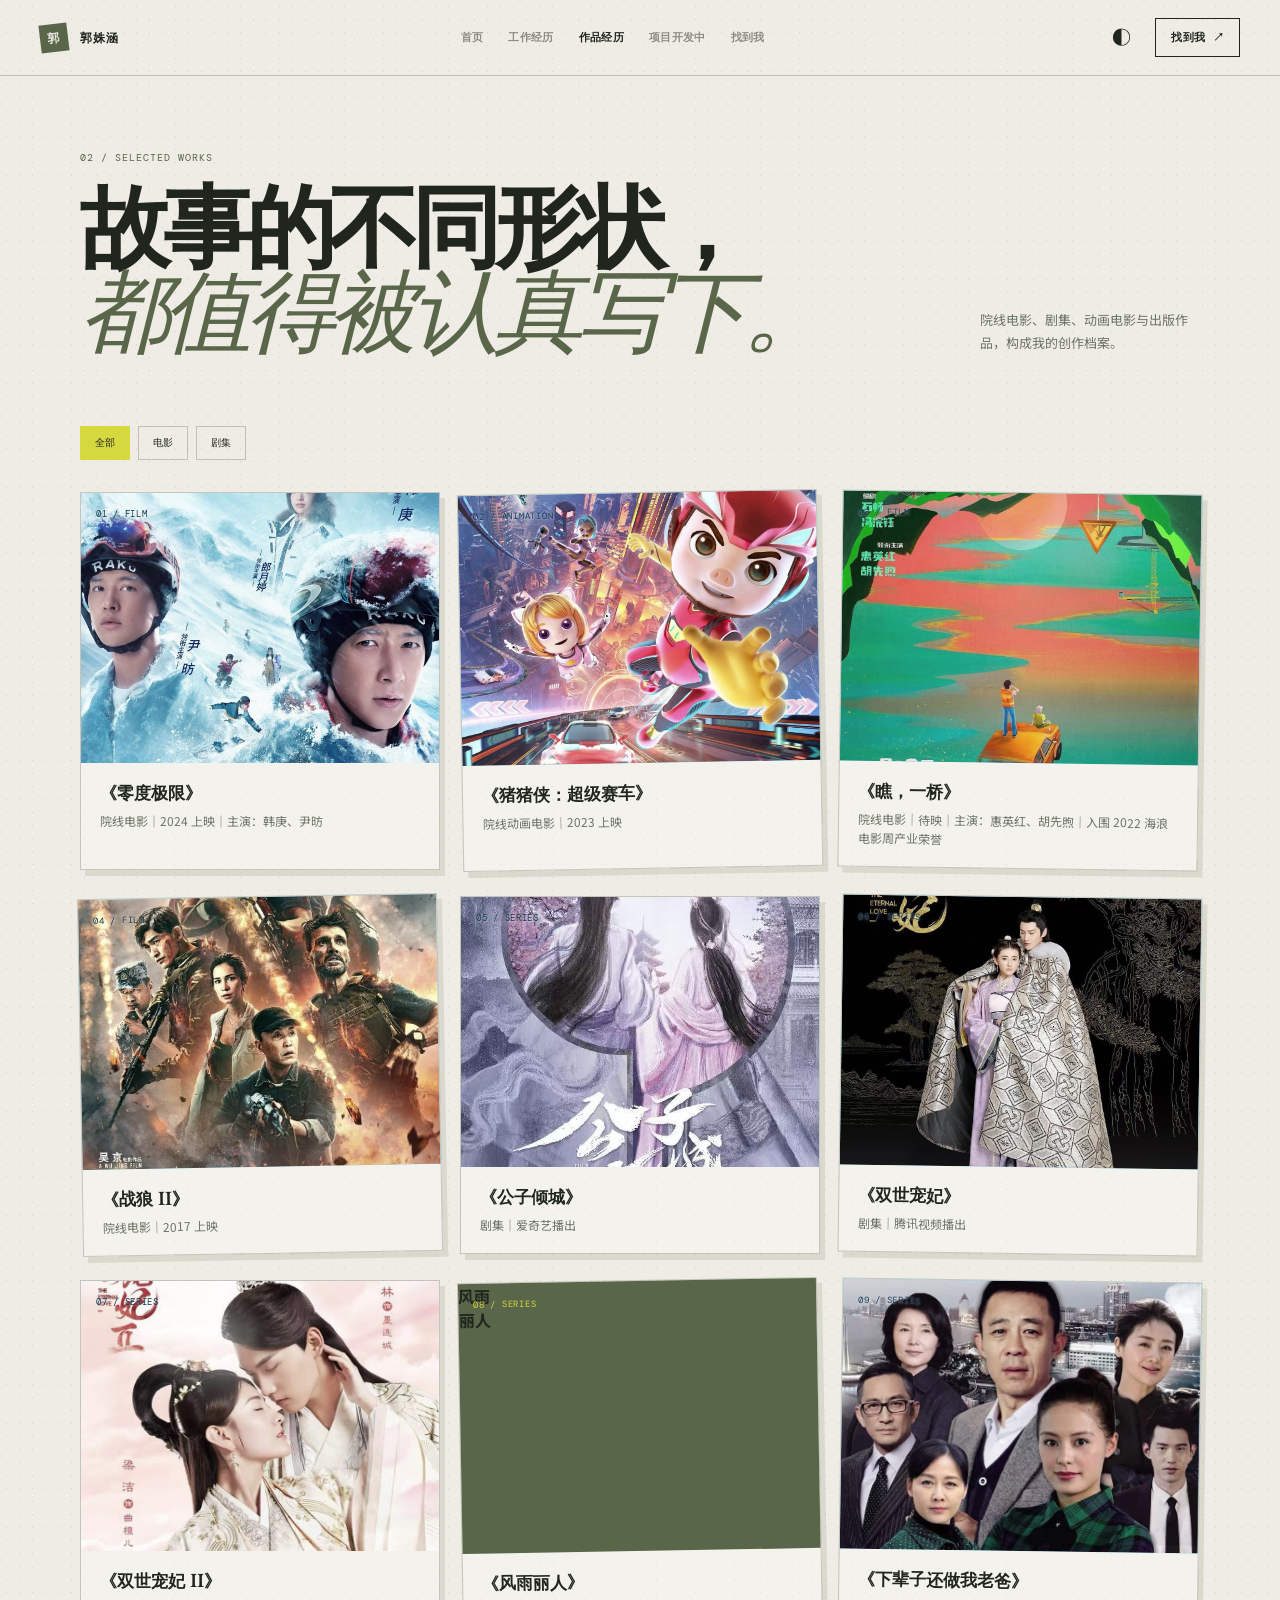
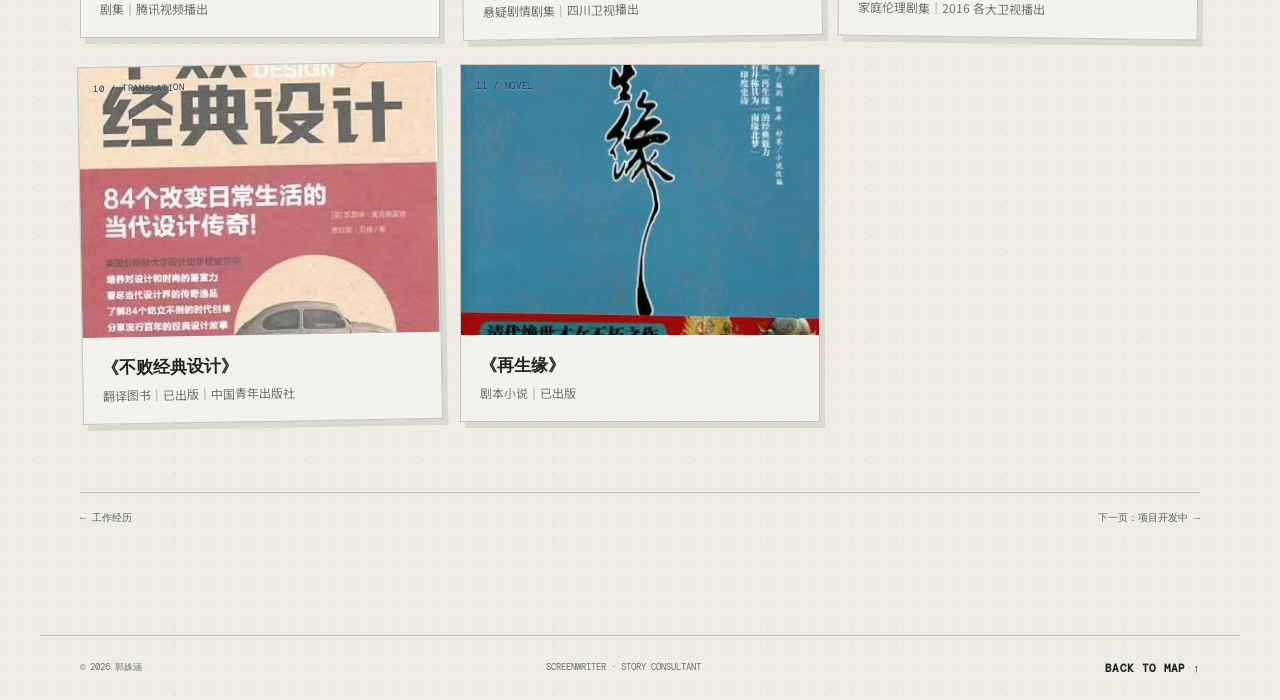
<file: works.html>
<!doctype html>
<html lang="zh-CN">
<head>
  <meta charset="UTF-8" />
  <meta name="viewport" content="width=device-width, initial-scale=1.0" />
  <title>作品经历 | 郭姝涵</title>
  <link rel="preconnect" href="https://fonts.googleapis.com" />
  <link rel="preconnect" href="https://fonts.gstatic.com" crossorigin />
  <link href="https://fonts.googleapis.com/css2?family=DM+Mono:wght@400;500&family=Libre+Baskerville:ital,wght@0,400;0,700;1,400&family=Noto+Sans+SC:wght@400;500;700&display=swap" rel="stylesheet" />
  <link rel="stylesheet" href="subpage.css" />
  <script src="script.js" defer></script>
</head>
<body class="detail-page">
  <div class="page-shell">
    <header class="site-header"><a class="brand" href="index.html"><span>郭</span> 郭姝涵</a><nav class="main-nav" aria-label="履历空间导航"><a class="nav-link" href="index.html">首页</a><a class="nav-link" href="experience.html">工作经历</a><a class="nav-link is-active" href="works.html">作品经历</a><a class="nav-link" href="development.html">项目开发中</a><a class="nav-link" href="contact.html">找到我</a></nav><div class="header-actions"><button class="icon-button theme-toggle" type="button" aria-label="切换主题">◐</button><a class="header-contact" href="contact.html">找到我 ↗</a><button class="menu-toggle" type="button" aria-label="打开菜单" aria-expanded="false">☰</button></div></header>
    <main class="detail-main">
      <div class="detail-heading"><div><p class="eyebrow">02 / SELECTED WORKS</p><h1>故事的不同形状，<br /><em>都值得被认真写下。</em></h1></div><p class="detail-note">院线电影、剧集、动画电影与出版作品，构成我的创作档案。</p></div>
      <div class="filter-bar" role="group" aria-label="筛选作品"><button class="filter-button is-active" data-filter="all">全部</button><button class="filter-button" data-filter="film">电影</button><button class="filter-button" data-filter="series">剧集</button></div>
      <section class="project-grid">
        <article class="project-card" data-category="film"><div class="project-image poster-image"><img src="微信图片_20260916130739_27_2.jpg" alt="电影《零度极限》海报" /><span>01 / FILM</span></div><div class="project-info"><div><h2>《零度极限》</h2><p>院线电影｜2024 上映｜主演：韩庚、尹昉</p></div></div></article>
        <article class="project-card" data-category="film"><div class="project-image poster-image"><img src="微信图片_20260916130740_28_2.jpg" alt="电影《猪猪侠：超级赛车》海报" /><span>02 / ANIMATION</span></div><div class="project-info"><div><h2>《猪猪侠：超级赛车》</h2><p>院线动画电影｜2023 上映</p></div></div></article>
        <article class="project-card" data-category="film"><div class="project-image poster-image"><img src="微信图片_20260916130741_29_2.jpg" alt="电影《瞧，一桥》海报" /><span>03 / FILM</span></div><div class="project-info"><div><h2>《瞧，一桥》</h2><p>院线电影｜待映｜主演：惠英红、胡先煦｜入围 2022 海浪电影周产业荣誉</p></div></div></article>
        <article class="project-card" data-category="film"><div class="project-image poster-image"><img src="ed8578a5838c39366330ce79e75427cd.jpg" alt="电影《战狼 II》海报" /><span>04 / FILM</span></div><div class="project-info"><div><h2>《战狼 II》</h2><p>院线电影｜2017 上映</p></div></div></article>
        <article class="project-card" data-category="series"><div class="project-image poster-image"><img src="cbd57854cf06759f1d22786845959fe5.jpg" alt="《公子倾城》剧集图片" /><span>05 / SERIES</span></div><div class="project-info"><div><h2>《公子倾城》</h2><p>剧集｜爱奇艺播出</p></div></div></article>
        <article class="project-card" data-category="series"><div class="project-image poster-image"><img src="4c7e32bb56e1a27fa05dbcaa33c080b0.jpg" alt="《双世宠妃》场景图片" /><span>06 / SERIES</span></div><div class="project-info"><div><h2>《双世宠妃》</h2><p>剧集｜腾讯视频播出</p></div></div></article>
        <article class="project-card" data-category="series"><div class="project-image poster-image"><img src="3581fd394eccfe20d2cf5d2f7217feb0.jpg" alt="《双世宠妃 II》海报" /><span>07 / SERIES</span></div><div class="project-info"><div><h2>《双世宠妃 II》</h2><p>剧集｜腾讯视频播出</p></div></div></article>
        <article class="project-card" data-category="series"><div class="project-image image-green"><span>08 / SERIES</span><div class="mock-window"><strong>风雨<br />丽人</strong></div></div><div class="project-info"><div><h2>《风雨丽人》</h2><p>悬疑剧情剧集｜四川卫视播出</p></div></div></article>
        <article class="project-card" data-category="series"><div class="project-image poster-image"><img src="9276b786333cda657c7014a98f9e6b90.jpg" alt="《下辈子还做我老爸》剧集图片" /><span>09 / SERIES</span></div><div class="project-info"><div><h2>《下辈子还做我老爸》</h2><p>家庭伦理剧集｜2016 各大卫视播出</p></div></div></article>
        <article class="project-card" data-category="all"><div class="project-image poster-image"><img src="1e5cb43480e92112bb5aa5094bebc840.jpg" alt="《不败经典设计》书籍图片" /><span>10 / TRANSLATION</span></div><div class="project-info"><div><h2>《不败经典设计》</h2><p>翻译图书｜已出版｜中国青年出版社</p></div></div></article>
        <article class="project-card" data-category="all"><div class="project-image poster-image"><img src="4a313a80be7fcc0fae1ab245c06be148.jpg" alt="《再生缘》作品图片" /><span>11 / NOVEL</span></div><div class="project-info"><div><h2>《再生缘》</h2><p>剧本小说｜已出版</p></div></div></article>
      </section>
      <div class="page-switcher"><a href="experience.html">← 工作经历</a><a href="development.html">下一页：项目开发中 →</a></div>
    </main>
    <footer class="site-footer"><span>© 2026 郭姝涵</span><span>SCREENWRITER · STORY CONSULTANT</span><a href="index.html">BACK TO MAP ↑</a></footer>
  </div>
</body>
</html>
</file>
<file: styles.css>
:root{--ink:#172326;--paper:#f5f3ed;--muted:#697477;--line:#d8d9d1;--lime:#d9f46b;--red:#ee6c50;--blue:#a9d8e7;--white:#fff;--ease:cubic-bezier(.22,1,.36,1)}*{box-sizing:border-box}html{scroll-behavior:smooth}body{margin:0;background:var(--paper);color:var(--ink);font-family:Manrope,'Noto Sans SC',sans-serif}body.dark{--paper:#172326;--ink:#f5f3ed;--muted:#b0b9b8;--line:#435154}.page-shell{overflow:hidden}.site-header{height:84px;display:flex;align-items:center;justify-content:space-between;max-width:1280px;margin:auto;padding:0 40px;border-bottom:1px solid var(--line)}.brand{color:var(--ink);text-decoration:none;font-size:12px;font-weight:800;letter-spacing:.16em}.brand span{display:inline-grid;place-items:center;width:28px;height:28px;margin-right:8px;background:var(--ink);color:var(--paper);border-radius:50%;letter-spacing:-.1em}.main-nav{display:flex;gap:34px}.nav-link,.header-contact,.text-link,.social-links a,.site-footer a{color:var(--ink);text-decoration:none;font-size:12px;font-weight:700}.nav-link{opacity:.5;transition:opacity .2s}.nav-link:hover,.nav-link.is-active{opacity:1}.header-actions{display:flex;align-items:center;gap:20px}.icon-button,.menu-toggle{border:0;background:transparent;color:var(--ink);font-size:19px;cursor:pointer}.header-contact{padding:12px 17px;border:1px solid var(--ink);border-radius:999px}.header-contact span,.text-link span,.contact-email span{font-size:18px;margin-left:12px}.menu-toggle{display:none}.section-grid{display:grid;grid-template-columns:1.05fr .95fr;max-width:1280px;margin:auto;min-height:690px;padding:92px 40px 72px;gap:70px}.hero-copy{padding-top:18px}.eyebrow{font-family:'DM Mono',monospace;font-size:10px;letter-spacing:.1em;color:var(--muted);margin:0 0 27px}.status-dot{display:inline-block;width:7px;height:7px;background:#75c95c;border-radius:50%;margin-right:8px;box-shadow:0 0 0 4px rgba(117,201,92,.16)}h1,h2,h3,p{margin-top:0}h1{max-width:600px;margin-bottom:25px;font-size:clamp(52px,6.2vw,92px);line-height:.98;letter-spacing:-.07em;font-weight:800}h1 em,h2 em{font-style:normal;color:var(--red)}.hero-intro{max-width:460px;color:var(--muted);line-height:1.8;font-size:14px}.hero-actions{display:flex;align-items:center;gap:25px;margin-top:34px}.button{display:inline-flex;align-items:center;gap:30px;text-decoration:none;font-weight:700;font-size:12px;border-radius:100px;padding:17px 20px;transition:transform .25s var(--ease)}.button:hover{transform:translateY(-3px)}.button-dark{background:var(--ink);color:var(--paper)}.button-dark span{font-size:18px}.text-link{border-bottom:1px solid var(--ink);padding-bottom:5px}.hero-meta{display:flex;justify-content:space-between;max-width:500px;margin-top:115px;color:var(--muted);font:10px 'DM Mono',monospace;text-transform:uppercase}.hero-visual{position:relative;display:flex;align-items:center;justify-content:center}.portrait-frame{position:relative;width:min(100%,450px);aspect-ratio:4/5;background:var(--lime);overflow:hidden;transform:rotate(3deg)}.portrait-frame img{width:100%;height:100%;object-fit:cover;mix-blend-mode:multiply;filter:saturate(.75) contrast(1.05)}.portrait-caption{position:absolute;left:20px;bottom:18px;color:var(--white);font:11px 'DM Mono',monospace;letter-spacing:.1em;display:flex;flex-direction:column}.floating-note{position:absolute;right:3%;top:13%;display:flex;align-items:center;gap:9px;font:11px 'DM Mono',monospace;line-height:1.3;transform:rotate(-7deg)}.note-mark{font-size:27px;color:var(--red)}.orbit{position:absolute;border:1px solid rgba(255,255,255,.6);border-radius:50%;width:130%;height:55%;left:-15%;top:20%;transform:rotate(-25deg)}.orbit-two{width:120%;height:48%;top:31%;left:-10%;transform:rotate(25deg)}.marquee-band{background:var(--red);overflow:hidden;padding:18px 0;color:var(--paper);font-size:17px;font-weight:800;letter-spacing:.05em;white-space:nowrap}.marquee-track{animation:marquee 20s linear infinite;display:inline-block}.marquee-track span{color:var(--ink);margin:0 20px}@keyframes marquee{to{transform:translateX(-50%)}}.content-section{max-width:1280px;margin:auto;padding:125px 40px}.section-heading{display:flex;justify-content:space-between;align-items:end;margin-bottom:72px}.section-heading h2,.contact-section h2{font-size:clamp(38px,5vw,68px);line-height:1.02;letter-spacing:-.06em;margin:0;font-weight:800}.timeline{border-top:1px solid var(--line)}.timeline-item{display:grid;grid-template-columns:26% 1fr;gap:30px;padding:33px 0;border-bottom:1px solid var(--line)}.timeline-year{font:11px 'DM Mono',monospace;color:var(--muted)}.timeline-item h3{font-size:21px;margin-bottom:15px}.timeline-item h3 span{font-weight:400;color:var(--muted);font-size:14px}.timeline-item p{max-width:650px;color:var(--muted);font-size:13px;line-height:1.8}.tag-row{display:flex;gap:8px;flex-wrap:wrap}.tag-row span{border:1px solid var(--line);padding:7px 10px;border-radius:99px;font:10px 'DM Mono',monospace;color:var(--muted)}.project-heading{align-items:end}.filter-bar{display:flex;gap:8px}.filter-button{background:none;border:1px solid var(--line);padding:9px 14px;border-radius:99px;color:var(--muted);cursor:pointer;font:11px Manrope}.filter-button.is-active,.filter-button:hover{background:var(--ink);color:var(--paper);border-color:var(--ink)}.project-grid{display:grid;grid-template-columns:1.2fr .8fr;gap:45px 24px}.project-card{transition:opacity .3s,transform .3s}.project-card.is-hidden{display:none}.project-large{grid-row:span 2}.project-image{position:relative;aspect-ratio:1.25;overflow:hidden}.project-image>span{position:absolute;top:18px;left:20px;font:11px 'DM Mono',monospace;z-index:2}.image-green{background:var(--lime)}.image-red{background:var(--red)}.image-blue{background:var(--blue)}.mock-window{position:absolute;top:19%;left:17%;width:68%;height:62%;background:var(--paper);padding:35px;box-shadow:15px 15px 0 rgba(23,35,38,.1);transform:rotate(-5deg)}.mock-window i{display:inline-block;width:7px;height:7px;background:var(--red);border-radius:50%;margin-right:3px}.mock-window strong{display:block;margin-top:35px;font-size:30px;line-height:.9;letter-spacing:-.07em}.type-poster{font-size:clamp(45px,7vw,90px);line-height:.72;letter-spacing:-.1em;position:absolute;inset:24% 10%;transform:rotate(-8deg)}.type-poster b{font-style:italic;color:var(--paper)}.phone-mock{position:absolute;background:var(--ink);color:var(--paper);width:37%;height:65%;left:32%;top:18%;border-radius:18px;padding:29px 17px;display:flex;flex-direction:column;justify-content:center}.phone-mock b{font-size:10px}.phone-mock strong{font-size:25px;margin:12px 0}.phone-mock small{color:var(--lime);font-size:9px}.project-info{display:flex;justify-content:space-between;padding:16px 0}.project-info h3{font-size:17px;margin-bottom:5px}.project-info p{font-size:12px;color:var(--muted);margin:0}.arrow-button{display:grid;place-items:center;width:34px;height:34px;border:1px solid var(--line);border-radius:50%;font-size:18px;transition:background .2s}.project-card:hover .arrow-button{background:var(--lime);border-color:var(--lime)}.contact-section{position:relative;background:var(--lime);padding:130px max(40px,calc((100vw - 1200px)/2));min-height:550px}.contact-inner{max-width:850px}.contact-email{display:inline-block;color:var(--ink);font-size:clamp(20px,3vw,38px);text-decoration:none;border-bottom:2px solid var(--ink);padding:8px 0;margin-top:43px}.copy-button{display:block;margin-top:15px;border:0;background:none;padding:0;font:11px 'DM Mono',monospace;color:var(--ink);cursor:pointer;opacity:.65}.social-links{display:flex;gap:25px;margin-top:100px}.contact-stamp{position:absolute;right:12%;top:27%;font-size:60px;line-height:.75;transform:rotate(15deg);text-align:center}.contact-stamp small{font:10px 'DM Mono',monospace;letter-spacing:.1em}.site-footer{max-width:1280px;margin:auto;padding:27px 40px;display:flex;justify-content:space-between;color:var(--muted);font:9px 'DM Mono',monospace}.site-footer a{font:9px 'DM Mono',monospace}.toast{position:fixed;bottom:25px;left:50%;transform:translate(-50%,20px);background:var(--ink);color:var(--paper);padding:12px 16px;border-radius:4px;font-size:12px;opacity:0;pointer-events:none;transition:.3s}.toast.show{opacity:1;transform:translate(-50%,0)}.reveal{opacity:0;transform:translateY(25px);transition:opacity .8s var(--ease),transform .8s var(--ease)}.reveal.is-visible{opacity:1;transform:none}.reveal-delay{transition-delay:.15s}@media(max-width:760px){.site-header{height:72px;padding:0 20px}.main-nav{position:absolute;top:72px;left:20px;right:20px;padding:20px;background:var(--paper);border:1px solid var(--line);display:none;flex-direction:column;gap:18px;z-index:10}.main-nav.is-open{display:flex}.header-contact,.theme-toggle{display:none}.menu-toggle{display:block}.section-grid{display:block;padding:60px 20px 40px;min-height:auto}.hero-copy{padding:0}.hero-intro{font-size:13px}.hero-meta{margin-top:65px}.hero-visual{margin:60px auto 35px;max-width:410px}.content-section{padding:80px 20px}.section-heading{display:block;margin-bottom:45px}.section-heading h2{font-size:43px}.filter-bar{margin-top:28px}.timeline-item{display:block;padding:25px 0}.timeline-year{margin-bottom:15px}.timeline-item h3{font-size:18px}.project-grid{display:block}.project-card{margin-bottom:40px}.contact-section{padding:90px 20px;min-height:500px}.contact-section h2{font-size:48px}.contact-stamp{right:13%;top:57%;font-size:40px}.social-links{margin-top:90px;gap:16px}.site-footer{padding:22px 20px;display:grid;gap:10px}.site-footer span:nth-child(2){display:none}}
</file>
<file: subpage.css>
:root{--ink:#20251e;--paper:#eeece4;--muted:#6d7468;--line:rgba(32,37,30,.22);--lime:#d5d83f;--collage-green:#59664a;--red:#bd806e;--serif:'Libre Baskerville',Georgia,serif}*{box-sizing:border-box}html{scroll-behavior:smooth}body{margin:0;color:var(--ink);font-family:'Noto Sans SC',sans-serif;background-color:var(--paper);background-image:radial-gradient(rgba(32,37,30,.12) .65px,transparent .65px),radial-gradient(rgba(255,255,255,.62) .7px,transparent .7px);background-position:0 0,7px 8px;background-size:13px 13px,17px 17px}.page-shell{min-height:100vh;overflow:hidden}.site-header{height:76px;display:flex;align-items:center;justify-content:space-between;max-width:1280px;margin:auto;padding:0 40px;border-bottom:1px solid var(--line)}.brand{color:var(--ink);text-decoration:none;font:700 12px var(--serif);letter-spacing:.08em}.brand span{display:inline-grid;place-items:center;width:28px;height:28px;margin-right:8px;background:var(--collage-green);color:var(--paper);transform:rotate(-7deg)}.main-nav{display:flex;gap:25px}.nav-link,.header-contact,.site-footer a{color:var(--ink);text-decoration:none;font:700 11px 'DM Mono',monospace;letter-spacing:.03em}.nav-link{opacity:.48}.nav-link:hover,.nav-link.is-active{opacity:1}.header-actions{display:flex;align-items:center;gap:18px}.header-contact{padding:11px 15px;border:1px solid var(--ink)}.icon-button,.menu-toggle{border:0;background:transparent;color:var(--ink);font-size:19px;cursor:pointer}.menu-toggle{display:none}.detail-main{max-width:1200px;margin:auto;padding:75px 40px 110px}.detail-heading{display:flex;align-items:end;justify-content:space-between;gap:40px;margin-bottom:72px}.eyebrow{margin:0 0 22px;color:var(--collage-green);font:10px 'DM Mono',monospace;letter-spacing:.1em}.detail-heading h1{max-width:750px;margin:0;font:600 clamp(48px,7vw,92px)/.94 var(--serif);letter-spacing:-.08em}.detail-heading h1 em{color:var(--collage-green);font-family:'Playfair Display',var(--serif);font-weight:500}.detail-note{max-width:220px;margin:0;color:var(--muted);font-size:13px;line-height:1.8}.back-link{color:var(--collage-green);text-decoration:none;font:10px 'DM Mono',monospace;white-space:nowrap}.timeline{border-top:1px solid var(--line)}.timeline-item{display:grid;grid-template-columns:190px 1fr;gap:48px;padding:30px 0;border-bottom:1px solid var(--line);transition:background .3s ease}.timeline-item:hover{background:rgba(213,216,63,.15)}.timeline-year{color:var(--collage-green);font:11px 'DM Mono',monospace}.timeline-item h2{margin:0 0 12px;font:700 23px var(--serif);letter-spacing:-.05em}.timeline-item h2 span{color:var(--collage-green);font:11px 'DM Mono',monospace}.timeline-item p{max-width:700px;margin:0;color:var(--muted);font-size:14px;line-height:1.8}.tag-row{display:flex;flex-wrap:wrap;gap:7px;margin-top:18px}.tag-row span{padding:6px 9px;border:1px solid var(--line);color:var(--collage-green);font:10px 'DM Mono',monospace}.filter-bar{display:flex;gap:8px;margin-bottom:32px}.filter-button{padding:9px 14px;border:1px solid var(--line);background:transparent;color:var(--ink);font:10px 'DM Mono',monospace;cursor:pointer}.filter-button.is-active,.filter-button:hover{background:var(--lime);border-color:var(--lime)}.project-grid{display:grid;grid-template-columns:repeat(3,1fr);gap:26px 20px}.project-card{background:rgba(255,255,255,.28);border:1px solid var(--line);box-shadow:5px 6px 0 rgba(89,102,74,.14);transition:transform .3s ease,box-shadow .3s ease}.project-card:nth-child(2n){transform:rotate(-1deg)}.project-card:nth-child(3n){transform:rotate(.8deg)}.project-card:hover{transform:translateY(-7px) rotate(0);box-shadow:8px 11px 0 rgba(89,102,74,.22)}.project-image{position:relative;height:270px;overflow:hidden;background:var(--collage-green)}.project-image>span{position:absolute;top:15px;left:15px;color:var(--lime);font:9px 'DM Mono',monospace;letter-spacing:.08em}.project-image img{width:100%;height:100%;object-fit:cover;filter:saturate(.8)}.poster-image{background:#8ec8dd}.poster-image>span{color:#173d54;text-shadow:0 1px 2px rgba(255,255,255,.45)}.project-info{display:flex;justify-content:space-between;gap:16px;padding:19px}.project-info h2{margin:0 0 6px;font:700 17px var(--serif)}.project-info p{margin:0;color:var(--muted);font-size:12px;line-height:1.6}.arrow-button{display:grid;place-items:center;flex:0 0 32px;width:32px;height:32px;border:1px solid var(--line);color:var(--collage-green);font-size:18px}.development-grid{display:grid;grid-template-columns:repeat(3,1fr);gap:22px}.development-card{position:relative;min-height:220px;padding:25px;border:1px solid var(--line);background:rgba(238,236,228,.62);box-shadow:6px 7px 0 rgba(89,102,74,.14);transition:transform .3s ease,background .3s ease}.development-card:nth-child(2n){transform:rotate(1deg)}.development-card:nth-child(3n){transform:rotate(-1deg)}.development-card:hover{background:var(--lime);transform:translateY(-7px) rotate(0)}.development-card>span,.development-card>b{color:var(--collage-green);font:9px 'DM Mono',monospace;letter-spacing:.1em}.development-card h2{margin:40px 0 12px;font:25px var(--serif)}.development-card p{min-height:40px;color:var(--muted);font-size:13px;line-height:1.7}.development-card>b{position:absolute;left:25px;bottom:23px}.contact-panel{min-height:520px;padding:70px;background:var(--lime);background-image:radial-gradient(rgba(32,37,30,.12) .7px,transparent .7px);background-size:12px 12px}.contact-panel h1{margin:0;font:600 clamp(46px,7vw,88px)/.95 var(--serif);letter-spacing:-.08em}.contact-panel h1 em{color:var(--collage-green);font-family:'Playfair Display',var(--serif);font-weight:500}.contact-email{display:inline-block;margin-top:42px;padding-bottom:8px;border-bottom:2px solid var(--collage-green);color:var(--ink);text-decoration:none;font-size:clamp(20px,3vw,36px)}.contact-links{display:flex;flex-wrap:wrap;gap:18px;margin-top:80px}.contact-links a{color:var(--ink);text-decoration:none;font:11px 'DM Mono',monospace}.page-switcher{display:flex;justify-content:space-between;gap:20px;margin-top:70px;padding-top:18px;border-top:1px solid var(--line)}.page-switcher a{color:var(--collage-green);text-decoration:none;font:10px 'DM Mono',monospace}.site-footer{max-width:1200px;margin:auto;padding:25px 40px;border-top:1px solid var(--line);display:flex;justify-content:space-between;color:var(--muted);font:9px 'DM Mono',monospace}.is-hidden{display:none!important}@media(max-width:760px){.site-header{height:72px;padding:0 20px}.main-nav{position:absolute;top:72px;left:20px;right:20px;z-index:10;display:none;flex-direction:column;gap:16px;padding:18px;background:var(--paper);border:1px solid var(--line)}.main-nav.is-open{display:flex}.header-contact,.theme-toggle{display:none}.menu-toggle{display:block}.detail-main{padding:52px 20px 80px}.detail-heading{display:block;margin-bottom:48px}.detail-heading h1{font-size:52px}.detail-note{margin-top:24px}.timeline-item{display:block;padding:25px 0}.timeline-year{margin-bottom:15px}.timeline-item h2{font-size:20px}.project-grid,.development-grid{grid-template-columns:1fr;gap:24px}.project-card:nth-child(2n),.project-card:nth-child(3n),.development-card:nth-child(2n),.development-card:nth-child(3n){transform:none}.contact-panel{padding:42px 24px;min-height:530px}.contact-links{margin-top:65px;display:grid;gap:18px}.site-footer{padding:22px 20px;display:grid;gap:10px}.site-footer span:nth-child(2){display:none}.page-switcher{margin-top:50px}}
</file>
